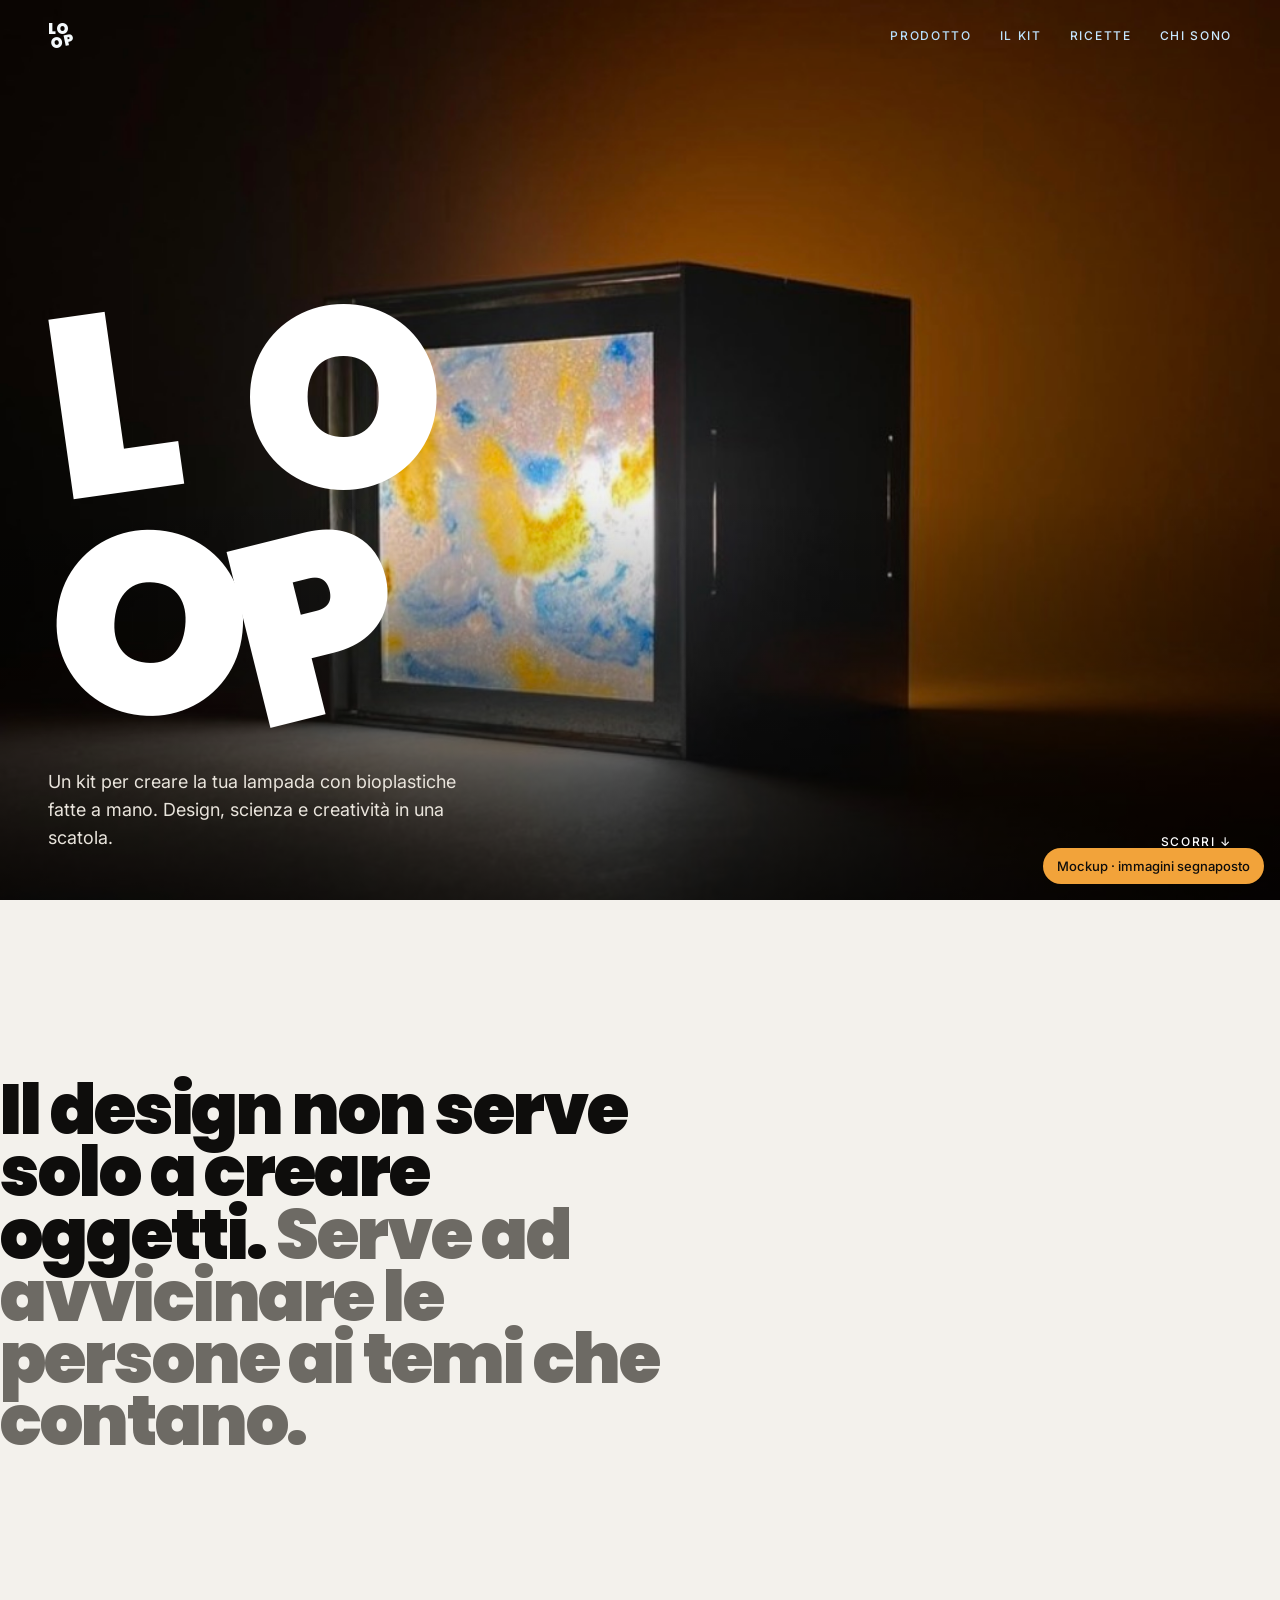
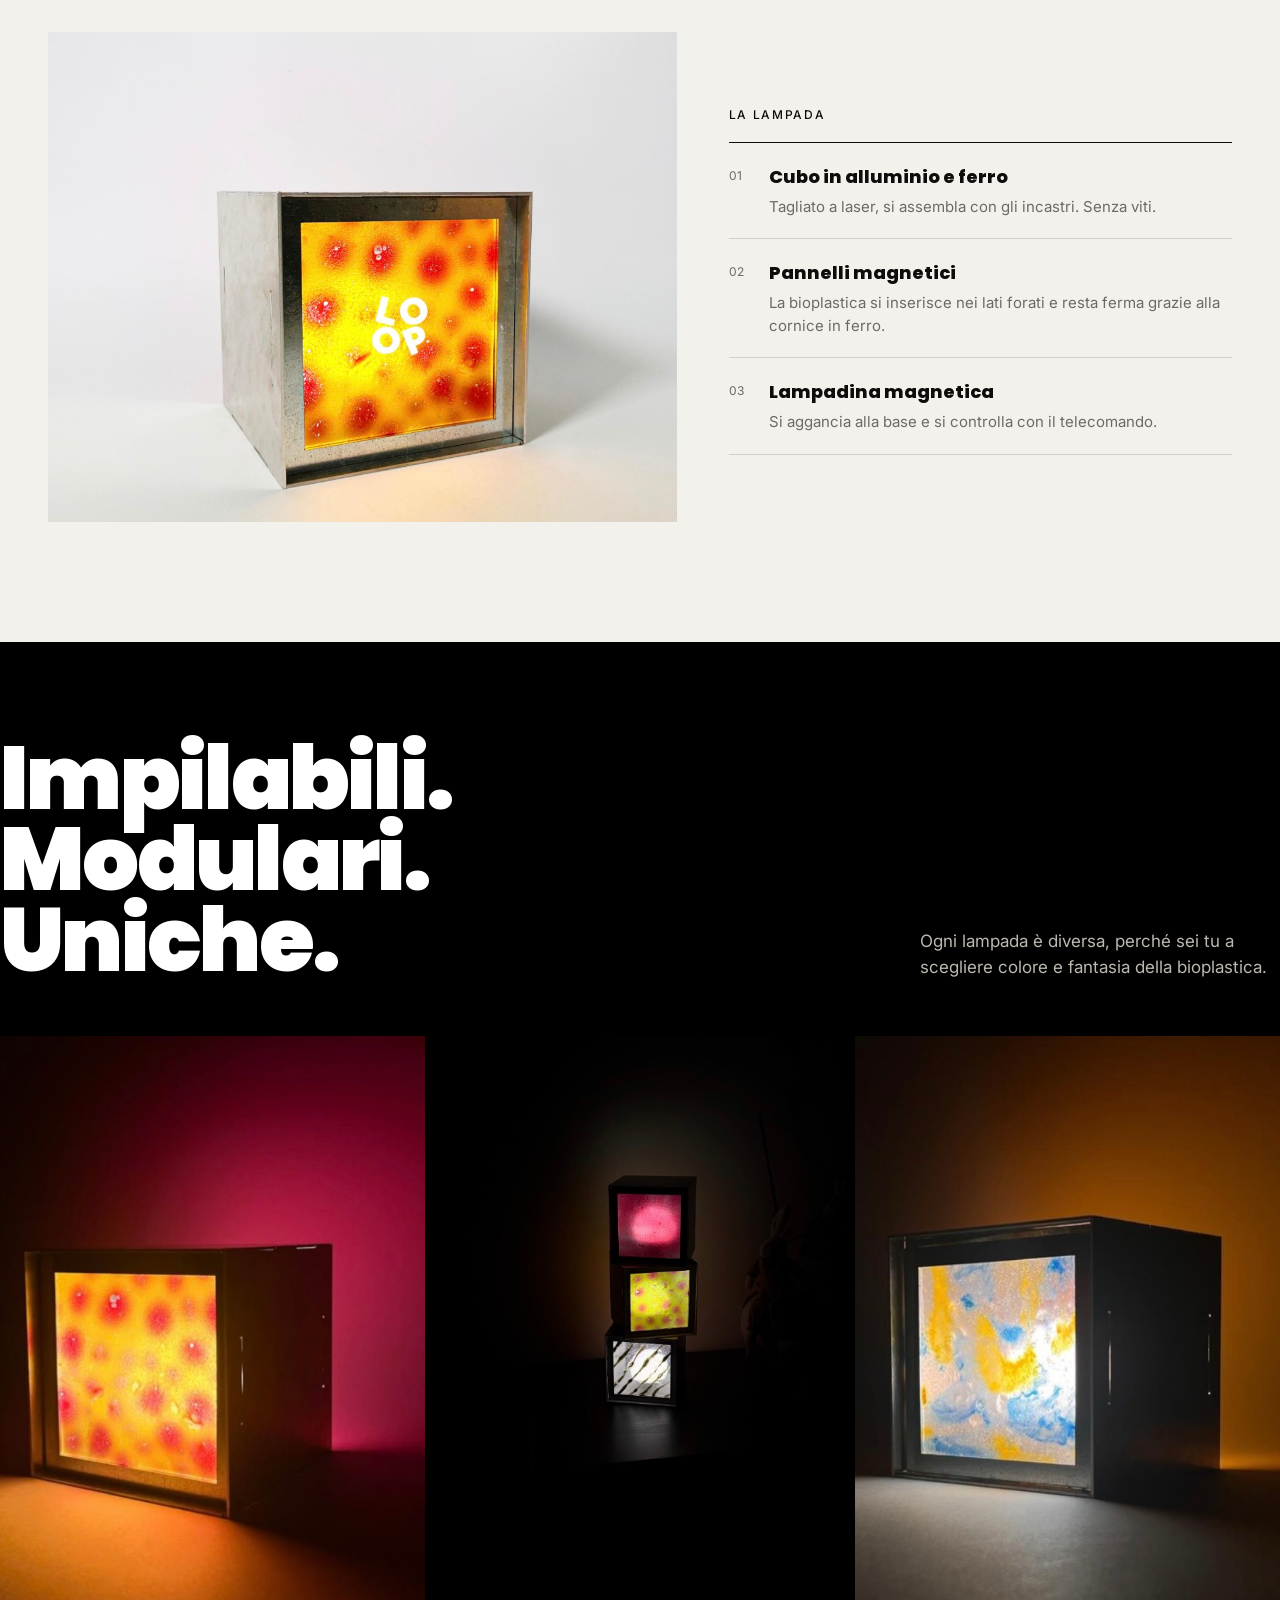
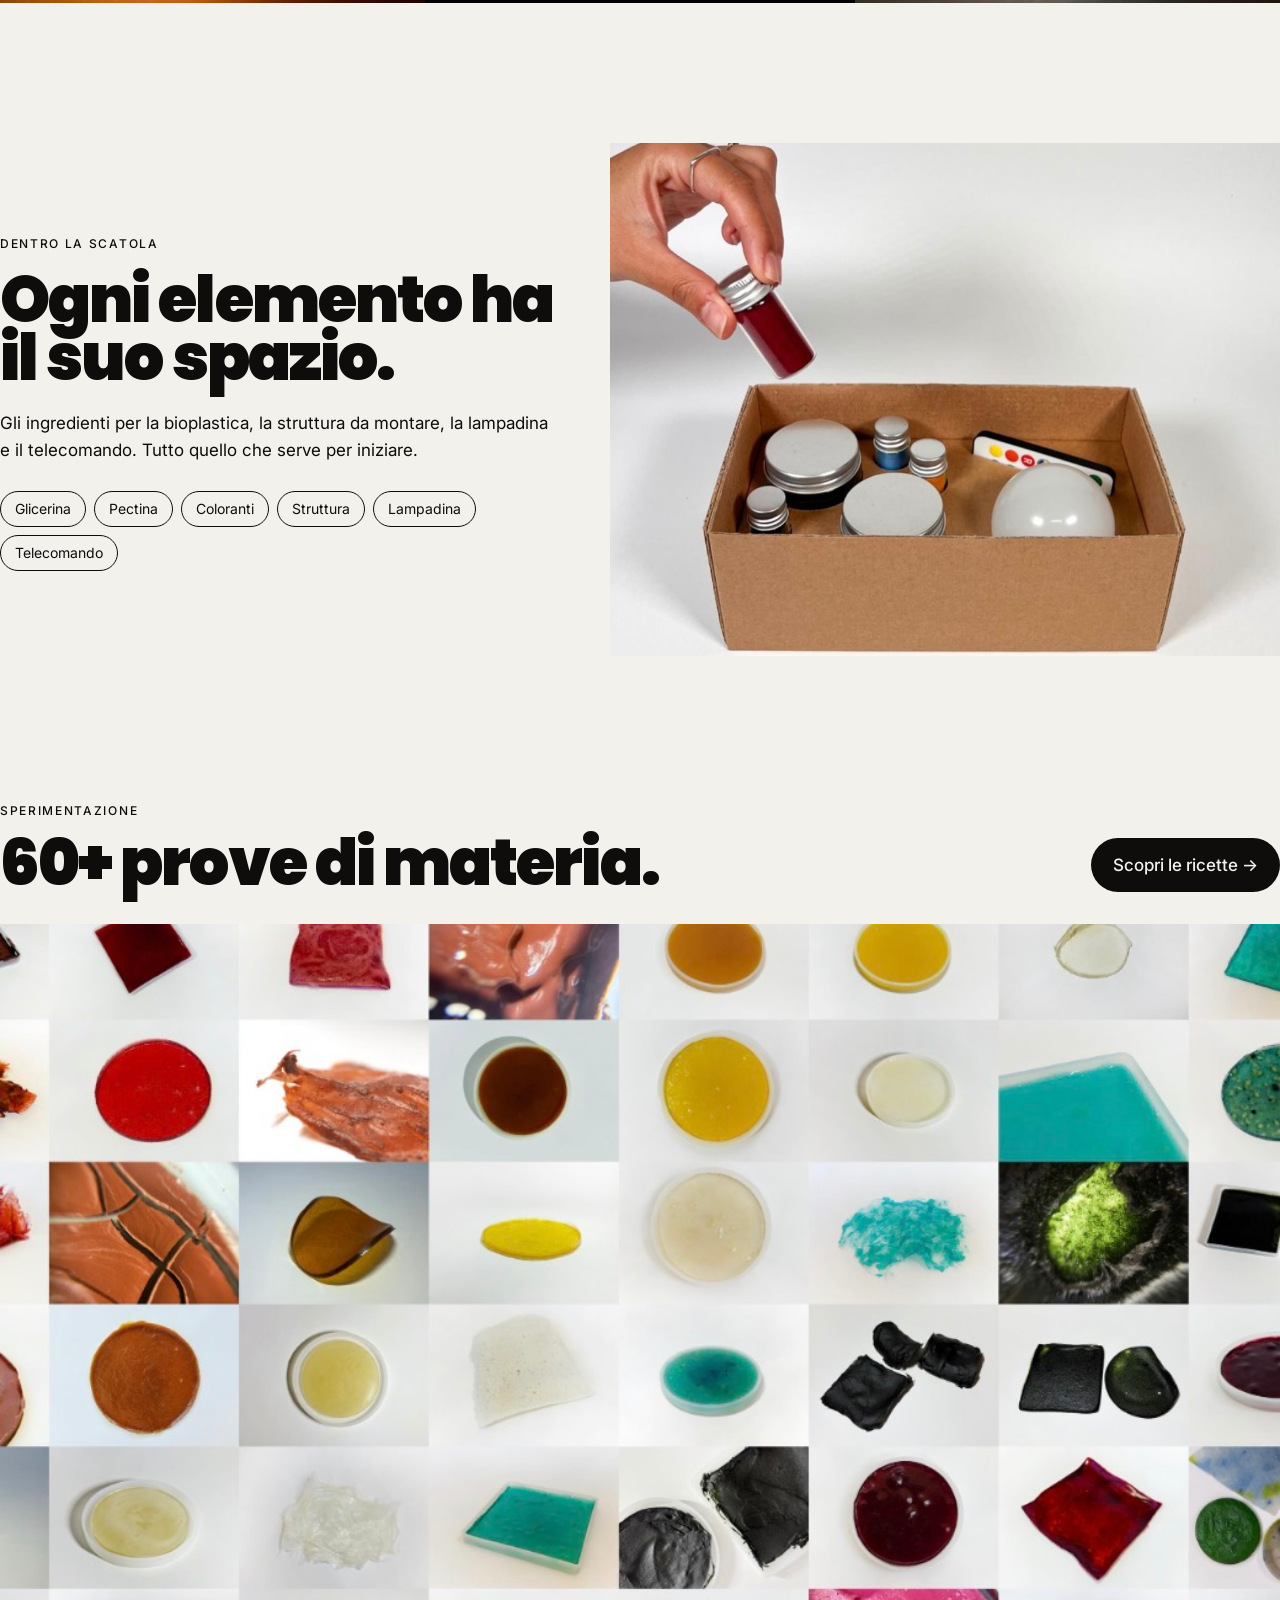
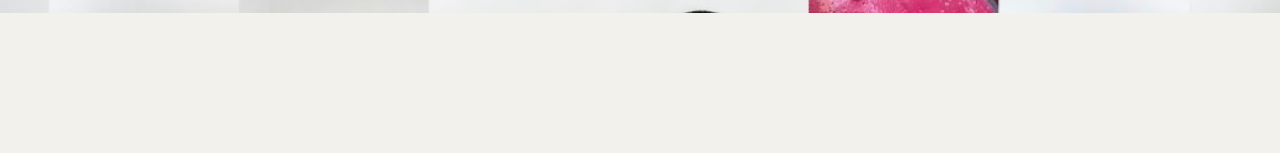
<file: mockup/index.html>
<!doctype html>
<html lang="it">
<head>
<meta charset="utf-8">
<meta name="viewport" content="width=device-width, initial-scale=1">
<title>LOOP — Mockup</title>
<link rel="preconnect" href="https://fonts.googleapis.com">
<link href="https://fonts.googleapis.com/css2?family=Poppins:wght@800;900&family=Inter:wght@400;500&display=swap" rel="stylesheet">
<style>
  :root {
    --ink: #0e0d0c;
    --paper: #f3f1ec;
    --metal: #b9b8b3;
    --muted: #6d6a64;
    --glow: #f2a33a;
  }
  * { box-sizing: border-box; margin: 0; padding: 0; }
  body { background: var(--paper); color: var(--ink); font: 400 17px/1.55 Inter, system-ui, sans-serif; }
  img { display: block; width: 100%; height: 100%; object-fit: cover; }
  .display { font-family: Poppins, sans-serif; font-weight: 900; letter-spacing: -0.03em; line-height: .9; }
  .label { font-size: 12px; font-weight: 500; letter-spacing: .14em; text-transform: uppercase; }
  .wrap { max-width: 1280px; margin: 0 auto; padding: 0 clamp(16px, 4vw, 48px); }

  /* NAV */
  nav { position: fixed; inset: 0 0 auto; z-index: 10; mix-blend-mode: difference; color: #fff; }
  nav .wrap { display: flex; justify-content: space-between; align-items: center; height: 72px; }
  nav ul { display: flex; gap: 28px; list-style: none; }
  nav a { color: inherit; text-decoration: none; }
  .mini-logo { font-family: Poppins; font-weight: 900; font-size: 15px; line-height: .85; }
  .mini-logo span { display: block; }
  .mini-logo span:last-child { transform: rotate(-12deg) translateX(3px); }

  /* HERO */
  .hero { position: relative; height: 100svh; min-height: 620px; background: #000; color: #fff; overflow: hidden; }
  .hero img { position: absolute; inset: 0; object-position: 50% 55%; opacity: .95; }
  .hero::after { content: ""; position: absolute; inset: 0; background: linear-gradient(180deg, transparent 55%, rgba(0,0,0,.75)); }
  .hero .wrap { position: relative; z-index: 2; height: 100%; display: flex; flex-direction: column; justify-content: flex-end; padding-bottom: 48px; }
  .logo-big { font-size: clamp(110px, 20vw, 280px); display: grid; grid-template-columns: auto auto; width: max-content; }
  .logo-big span { display: inline-block; }
  .logo-big span:nth-child(1) { transform: rotate(-8deg); }
  .logo-big span:nth-child(3) { transform: rotate(6deg) translateY(-4px); }
  .logo-big span:nth-child(4) { transform: rotate(-14deg) translate(-6px, -10px); }
  .hero-foot { display: flex; justify-content: space-between; align-items: end; gap: 24px; margin-top: 24px; flex-wrap: wrap; }
  .hero-foot p { max-width: 420px; font-size: 18px; color: #e9e4dc; }

  /* INTRO */
  .intro { padding: clamp(96px, 14vw, 180px) 0; }
  .intro h2 { font-size: clamp(36px, 5.4vw, 76px); max-width: 15ch; }
  .intro h2 em { font-style: normal; color: var(--muted); }

  /* PRODOTTO */
  .product { display: grid; grid-template-columns: 1.25fr 1fr; gap: clamp(24px, 4vw, 64px); align-items: center; padding-bottom: 120px; }
  .product .shot { aspect-ratio: 1000/780; background: #e9e8e6; }
  .specs { list-style: none; border-top: 1px solid var(--ink); }
  .specs li { display: grid; grid-template-columns: 40px 1fr; padding: 20px 0; border-bottom: 1px solid #d4d0c8; }
  .specs b { font-family: Poppins; font-weight: 800; display: block; font-size: 18px; margin-bottom: 4px; }
  .specs p { color: var(--muted); font-size: 15px; }
  .specs .n { font-size: 12px; color: var(--muted); padding-top: 4px; }

  /* MODULARE */
  .dark { background: #000; color: #fff; }
  .modular { display: grid; grid-template-columns: 1fr 1fr 1fr; gap: 2px; background: #000; }
  .modular figure { aspect-ratio: 3/4; overflow: hidden; }
  .modular figure img { transition: transform .8s cubic-bezier(.2,.7,.2,1); }
  .modular figure:hover img { transform: scale(1.04); }
  .mod-text { padding: 96px 0 56px; display: flex; justify-content: space-between; align-items: end; gap: 32px; flex-wrap: wrap; }
  .mod-text h2 { font-size: clamp(44px, 7vw, 104px); }
  .mod-text p { max-width: 360px; color: #bdb8af; }

  /* BOX */
  .box { display: grid; grid-template-columns: 1fr 1.2fr; gap: clamp(24px, 4vw, 64px); align-items: center; padding: 140px 0; }
  .box h2 { font-size: clamp(40px, 5vw, 68px); margin: 16px 0 24px; }
  .box .shot { aspect-ratio: 1020/780; }
  .chips { display: flex; flex-wrap: wrap; gap: 8px; margin-top: 28px; }
  .chips span { border: 1px solid var(--ink); border-radius: 99px; padding: 6px 14px; font-size: 14px; }

  /* RICETTE teaser */
  .recipes { padding: 0 0 140px; }
  .recipes header { display: flex; justify-content: space-between; align-items: end; margin-bottom: 32px; gap: 24px; flex-wrap: wrap; }
  .recipes h2 { font-size: clamp(40px, 5vw, 68px); }
  .recipes .shot { aspect-ratio: 1040/560; overflow: hidden; }
  .recipes .shot img { object-position: 50% 40%; }
  .btn { display: inline-block; background: var(--ink); color: var(--paper); padding: 14px 22px; border-radius: 99px; text-decoration: none; font-weight: 500; }

  .note { position: fixed; bottom: 16px; right: 16px; z-index: 20; background: var(--glow); color: var(--ink); padding: 8px 14px; border-radius: 99px; font-size: 13px; font-weight: 500; }

  @media (max-width: 820px) {
    nav ul { display: none; }
    .product, .box { grid-template-columns: 1fr; }
    .modular { grid-template-columns: 1fr; }
    .modular figure { aspect-ratio: 4/3; }
  }
</style>
</head>
<body>

<nav>
  <div class="wrap">
    <div class="mini-logo"><span>LO</span><span>OP</span></div>
    <ul class="label">
      <li><a href="#prodotto">Prodotto</a></li>
      <li><a href="#kit">Il kit</a></li>
      <li><a href="#ricette">Ricette</a></li>
      <li><a href="#">Chi sono</a></li>
    </ul>
  </div>
</nav>

<section class="hero">
  <img src="img/ambra.jpg" alt="Lampada LOOP accesa con bioplastica gialla e blu">
  <div class="wrap">
    <h1 class="display logo-big"><span>L</span><span>O</span><span>O</span><span>P</span></h1>
    <div class="hero-foot">
      <p>Un kit per creare la tua lampada con bioplastiche fatte a mano. Design, scienza e creatività in una scatola.</p>
      <span class="label">Scorri ↓</span>
    </div>
  </div>
</section>

<section class="intro wrap">
  <h2 class="display">Il design non serve solo a creare oggetti. <em>Serve ad avvicinare le persone ai temi che contano.</em></h2>
</section>

<section id="prodotto" class="wrap product">
  <div class="shot"><img src="img/bianca.jpg" alt="Lampada LOOP su fondo bianco"></div>
  <div>
    <span class="label">La lampada</span>
    <ul class="specs" style="margin-top:16px">
      <li><span class="n">01</span><div><b>Cubo in alluminio e ferro</b><p>Tagliato a laser, si assembla con gli incastri. Senza viti.</p></div></li>
      <li><span class="n">02</span><div><b>Pannelli magnetici</b><p>La bioplastica si inserisce nei lati forati e resta ferma grazie alla cornice in ferro.</p></div></li>
      <li><span class="n">03</span><div><b>Lampadina magnetica</b><p>Si aggancia alla base e si controlla con il telecomando.</p></div></li>
    </ul>
  </div>
</section>

<section class="dark">
  <div class="wrap mod-text">
    <h2 class="display">Impilabili.<br>Modulari.<br>Uniche.</h2>
    <p>Ogni lampada è diversa, perché sei tu a scegliere colore e fantasia della bioplastica.</p>
  </div>
  <div class="modular">
    <figure><img src="img/rosa.jpg" alt="Lampada con luce rosa"></figure>
    <figure><img src="img/impilate.jpg" alt="Tre lampade LOOP impilate" style="object-position:50% 45%"></figure>
    <figure><img src="img/ambra.jpg" alt="Lampada con bioplastica azzurra e gialla"></figure>
  </div>
</section>

<section id="kit" class="wrap box">
  <div>
    <span class="label">Dentro la scatola</span>
    <h2 class="display">Ogni elemento ha il suo spazio.</h2>
    <p>Gli ingredienti per la bioplastica, la struttura da montare, la lampadina e il telecomando. Tutto quello che serve per iniziare.</p>
    <div class="chips"><span>Glicerina</span><span>Pectina</span><span>Coloranti</span><span>Struttura</span><span>Lampadina</span><span>Telecomando</span></div>
  </div>
  <div class="shot"><img src="img/scatola.jpg" alt="Scatola del kit LOOP aperta"></div>
</section>

<section id="ricette" class="wrap recipes">
  <header>
    <div><span class="label">Sperimentazione</span><h2 class="display" style="margin-top:12px">60+ prove di materia.</h2></div>
    <a class="btn" href="#">Scopri le ricette →</a>
  </header>
  <div class="shot"><img src="img/campioni.jpg" alt="Griglia di campioni di bioplastica"></div>
</section>

<div class="note">Mockup · immagini segnaposto</div>
</body>
</html>
</file>
